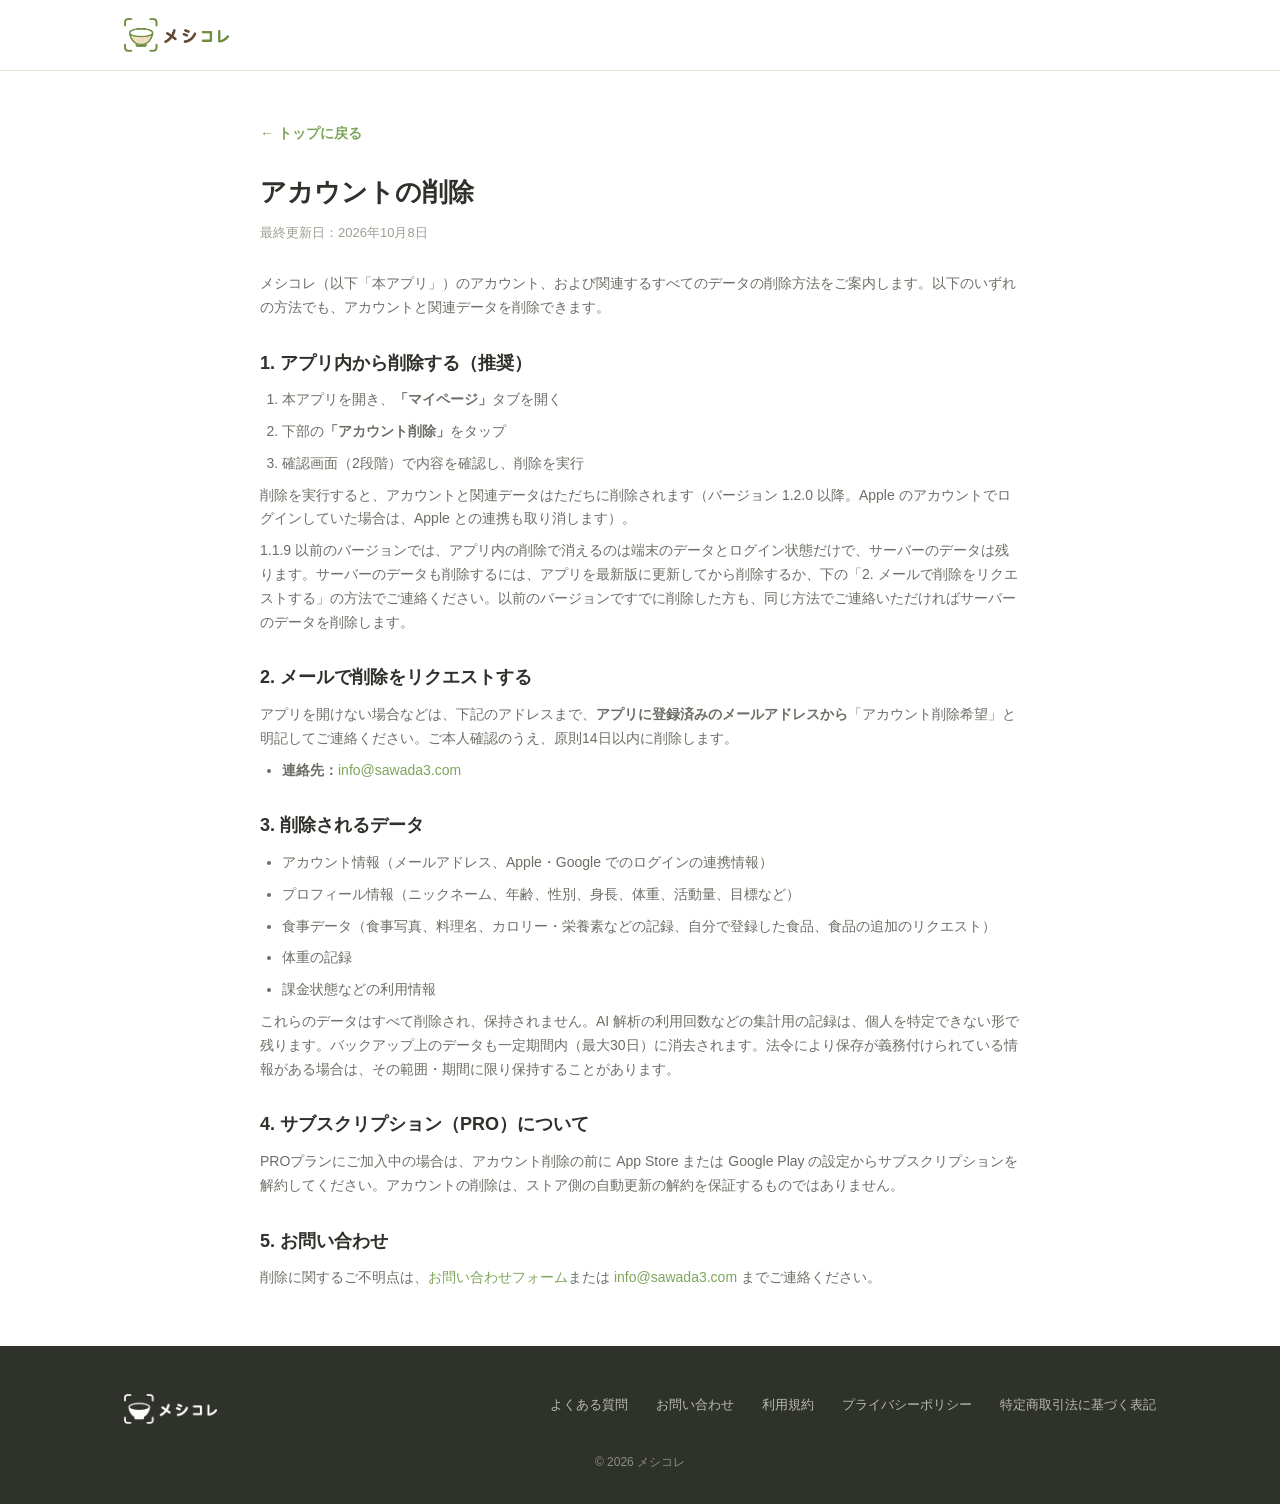
<file: account-deletion.html>
<!doctype html>
<html lang="ja">
<head>
<meta charset="utf-8">
<meta name="viewport" content="width=device-width,initial-scale=1">
<title>アカウントの削除｜メシコレ</title>
<link rel="icon" href="assets/favicon.png">
<link rel="stylesheet" href="style.css">
</head>
<body>
<header><div class="wrap nav"><a class="brand" href="/"><img src="assets/logo.png" alt="メシコレ"></a></div></header>
<div class="wrap">
  <div class="doc">
    <a class="back" href="/">← トップに戻る</a>
    <h1>アカウントの削除</h1>
    <p class="updated">最終更新日：2026年10月8日</p>

    <p>メシコレ（以下「本アプリ」）のアカウント、および関連するすべてのデータの削除方法をご案内します。以下のいずれの方法でも、アカウントと関連データを削除できます。</p>

    <h2>1. アプリ内から削除する（推奨）</h2>
    <ol>
      <li>本アプリを開き、<b>「マイページ」</b>タブを開く</li>
      <li>下部の<b>「アカウント削除」</b>をタップ</li>
      <li>確認画面（2段階）で内容を確認し、削除を実行</li>
    </ol>
    <p>削除を実行すると、アカウントと関連データはただちに削除されます（バージョン 1.2.0 以降。Apple のアカウントでログインしていた場合は、Apple との連携も取り消します）。</p>
    <p>1.1.9 以前のバージョンでは、アプリ内の削除で消えるのは端末のデータとログイン状態だけで、サーバーのデータは残ります。サーバーのデータも削除するには、アプリを最新版に更新してから削除するか、下の「2. メールで削除をリクエストする」の方法でご連絡ください。以前のバージョンですでに削除した方も、同じ方法でご連絡いただければサーバーのデータを削除します。</p>

    <h2>2. メールで削除をリクエストする</h2>
    <p>アプリを開けない場合などは、下記のアドレスまで、<b>アプリに登録済みのメールアドレスから</b>「アカウント削除希望」と明記してご連絡ください。ご本人確認のうえ、原則14日以内に削除します。</p>
    <ul>
      <li><b>連絡先：</b><a href="mailto:info@sawada3.com" style="color:var(--green)">info@sawada3.com</a></li>
    </ul>

    <h2>3. 削除されるデータ</h2>
    <ul>
      <li>アカウント情報（メールアドレス、Apple・Google でのログインの連携情報）</li>
      <li>プロフィール情報（ニックネーム、年齢、性別、身長、体重、活動量、目標など）</li>
      <li>食事データ（食事写真、料理名、カロリー・栄養素などの記録、自分で登録した食品、食品の追加のリクエスト）</li>
      <li>体重の記録</li>
      <li>課金状態などの利用情報</li>
    </ul>
    <p>これらのデータはすべて削除され、保持されません。AI 解析の利用回数などの集計用の記録は、個人を特定できない形で残ります。バックアップ上のデータも一定期間内（最大30日）に消去されます。法令により保存が義務付けられている情報がある場合は、その範囲・期間に限り保持することがあります。</p>

    <h2>4. サブスクリプション（PRO）について</h2>
    <p>PROプランにご加入中の場合は、アカウント削除の前に App Store または Google Play の設定からサブスクリプションを解約してください。アカウントの削除は、ストア側の自動更新の解約を保証するものではありません。</p>

    <h2>5. お問い合わせ</h2>
    <p>削除に関するご不明点は、<a href="contact.html" style="color:var(--green)">お問い合わせフォーム</a>または <a href="mailto:info@sawada3.com" style="color:var(--green)">info@sawada3.com</a> までご連絡ください。</p>
  </div>
</div>
<footer>
  <div class="wrap">
    <div class="foot">
      <a class="brand" href="index.html"><img src="assets/logo.png" alt="メシコレ" style="height:30px;filter:brightness(0) invert(1)"></a>
      <nav class="foot-links">
        <a href="index.html#faq">よくある質問</a>
        <a href="contact.html">お問い合わせ</a>
        <a href="terms.html">利用規約</a>
        <a href="privacy.html">プライバシーポリシー</a>
        <a href="legal.html">特定商取引法に基づく表記</a>
      </nav>
    </div>
    <div class="copyright">© 2026 メシコレ</div>
  </div>
</footer>
</body>
</html>
</file>
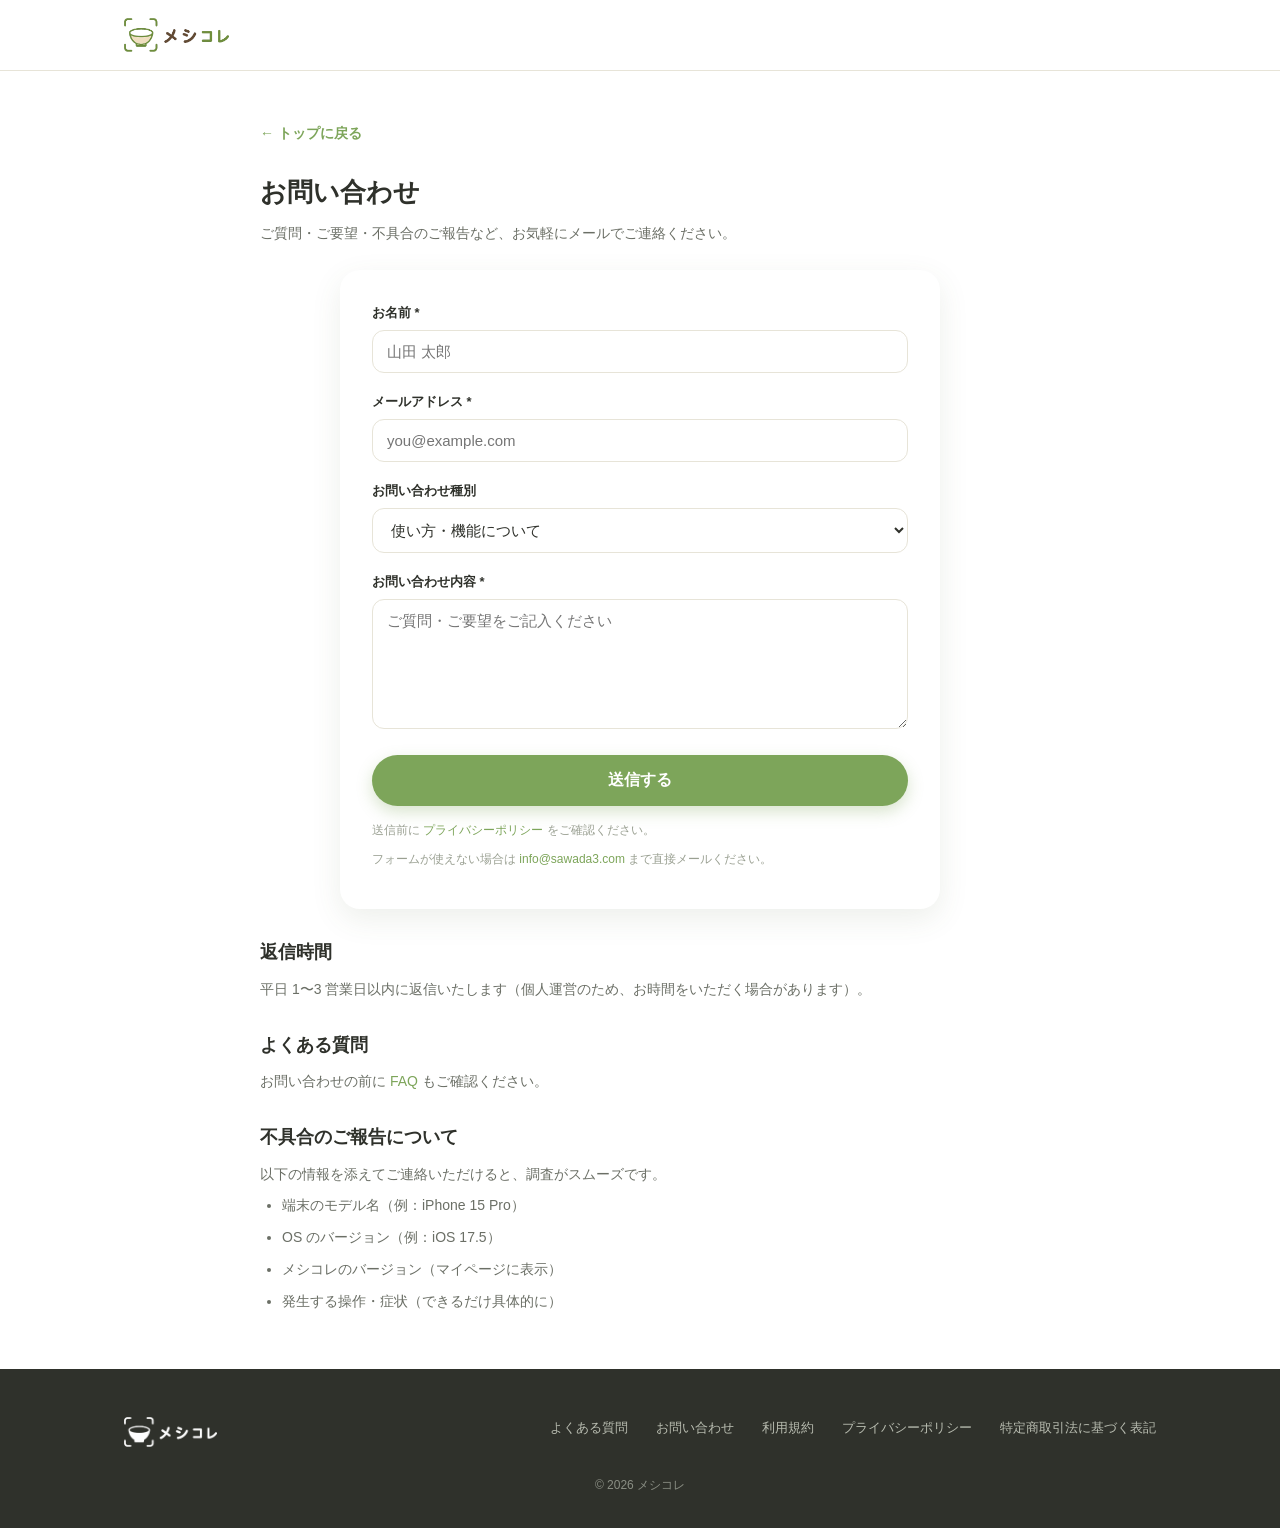
<file: contact.html>
<!doctype html>
<html lang="ja">
<head>
<meta charset="utf-8">
<meta name="viewport" content="width=device-width,initial-scale=1">
<title>お問い合わせ｜メシコレ</title>
<link rel="icon" href="assets/favicon.png">
<link rel="stylesheet" href="style.css">
</head>
<body>
<header><div class="wrap nav"><a class="brand" href="/"><img src="assets/logo.png" alt="メシコレ"></a></div></header>
<div class="wrap">
  <div class="doc">
    <a class="back" href="/">← トップに戻る</a>
    <h1>お問い合わせ</h1>
    <p>ご質問・ご要望・不具合のご報告など、お気軽にメールでご連絡ください。</p>
    <div id="thanks" style="display:none;background:var(--green-soft);border:1px solid #BFD89B;border-radius:12px;padding:16px;margin-top:16px;color:var(--green-dark);font-weight:700">送信ありがとうございました！3営業日以内に返信いたします。</div>

    <form class="contact-form" action="https://api.web3forms.com/submit" method="POST" style="margin-top:24px">
      <input type="hidden" name="access_key" value="e9b803f5-a42f-44d6-a55b-deeac9b7dcb5">
      <input type="hidden" name="subject" value="【メシコレ】お問い合わせ">
      <input type="hidden" name="from_name" value="メシコレ お問い合わせ">
      <input type="hidden" name="redirect" value="https://meshikore.com/contact.html?sent=1">
      <input type="checkbox" name="botcheck" style="display:none">
      <div class="field"><label for="name">お名前 *</label><input id="name" name="name" type="text" required placeholder="山田 太郎"></div>
      <div class="field"><label for="email">メールアドレス *</label><input id="email" name="email" type="email" required placeholder="you@example.com"></div>
      <div class="field">
        <label for="type">お問い合わせ種別</label>
        <select id="type" name="type">
          <option>使い方・機能について</option>
          <option>不具合の報告</option>
          <option>ご要望・改善提案</option>
          <option>その他</option>
        </select>
      </div>
      <div class="field"><label for="message">お問い合わせ内容 *</label><textarea id="message" name="message" required placeholder="ご質問・ご要望をご記入ください"></textarea></div>
      <button class="btn btn-primary" type="submit">送信する</button>
      <p style="font-size:12px;color:var(--light);margin-top:14px">送信前に <a href="privacy.html" style="color:var(--green)">プライバシーポリシー</a> をご確認ください。</p>
      <p style="font-size:12px;color:var(--light)">フォームが使えない場合は <a href="mailto:info@sawada3.com?subject=【メシコレ】お問い合わせ" style="color:var(--green)">info@sawada3.com</a> まで直接メールください。</p>
    </form>

    <h2>返信時間</h2>
    <p>平日 1〜3 営業日以内に返信いたします（個人運営のため、お時間をいただく場合があります）。</p>

    <h2>よくある質問</h2>
    <p>お問い合わせの前に <a href="index.html#faq" style="color:var(--green)">FAQ</a> もご確認ください。</p>

    <h2>不具合のご報告について</h2>
    <p>以下の情報を添えてご連絡いただけると、調査がスムーズです。</p>
    <ul>
      <li>端末のモデル名（例：iPhone 15 Pro）</li>
      <li>OS のバージョン（例：iOS 17.5）</li>
      <li>メシコレのバージョン（マイページに表示）</li>
      <li>発生する操作・症状（できるだけ具体的に）</li>
    </ul>
  </div>
</div>
<footer>
  <div class="wrap">
    <div class="foot">
      <a class="brand" href="index.html"><img src="assets/logo.png" alt="メシコレ" style="height:30px;filter:brightness(0) invert(1)"></a>
      <nav class="foot-links">
        <a href="index.html#faq">よくある質問</a>
        <a href="contact.html">お問い合わせ</a>
        <a href="terms.html">利用規約</a>
        <a href="privacy.html">プライバシーポリシー</a>
        <a href="legal.html">特定商取引法に基づく表記</a>
      </nav>
    </div>
    <div class="copyright">© 2026 メシコレ</div>
  </div>
</footer>
<script>
  if (new URLSearchParams(location.search).get('sent') === '1') {
    var t = document.getElementById('thanks'); if (t) { t.style.display = 'block'; t.scrollIntoView({behavior:'smooth'}); }
  }
</script>
</body>
</html>
</file>
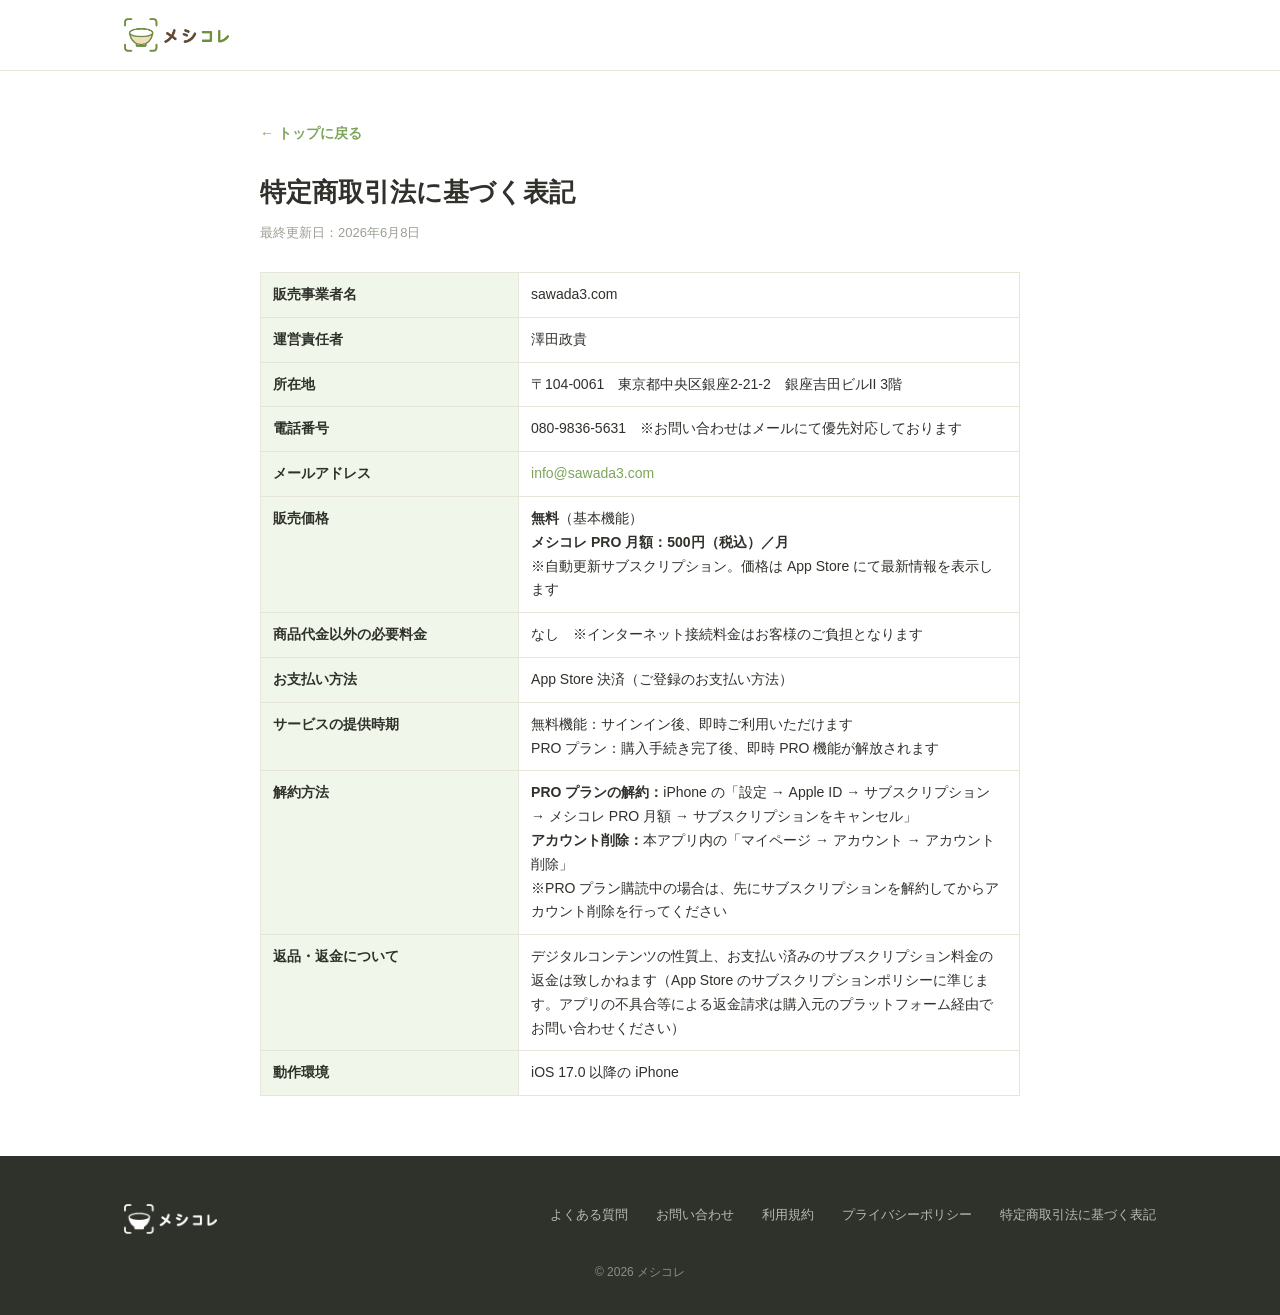
<file: legal.html>
<!doctype html>
<html lang="ja">
<head>
<meta charset="utf-8">
<meta name="viewport" content="width=device-width,initial-scale=1">
<title>特定商取引法に基づく表記｜メシコレ</title>
<link rel="icon" href="assets/favicon.png">
<link rel="stylesheet" href="style.css">
</head>
<body>
<header><div class="wrap nav"><a class="brand" href="/"><img src="assets/logo.png" alt="メシコレ"></a></div></header>
<div class="wrap">
  <div class="doc">
    <a class="back" href="/">← トップに戻る</a>
    <h1>特定商取引法に基づく表記</h1>
    <p class="updated">最終更新日：2026年6月8日</p>

    <table>
      <tr><th>販売事業者名</th><td>sawada3.com</td></tr>
      <tr><th>運営責任者</th><td>澤田政貴</td></tr>
      <tr><th>所在地</th><td>〒104-0061　東京都中央区銀座2-21-2　銀座吉田ビルII 3階</td></tr>
      <tr><th>電話番号</th><td>080-9836-5631　※お問い合わせはメールにて優先対応しております</td></tr>
      <tr><th>メールアドレス</th><td><a href="mailto:info@sawada3.com" style="color:var(--green)">info@sawada3.com</a></td></tr>
      <tr><th>販売価格</th><td><b>無料</b>（基本機能）<br><b>メシコレ PRO 月額：500円（税込）／月</b><br>※自動更新サブスクリプション。価格は App Store にて最新情報を表示します</td></tr>
      <tr><th>商品代金以外の必要料金</th><td>なし　※インターネット接続料金はお客様のご負担となります</td></tr>
      <tr><th>お支払い方法</th><td>App Store 決済（ご登録のお支払い方法）</td></tr>
      <tr><th>サービスの提供時期</th><td>無料機能：サインイン後、即時ご利用いただけます<br>PRO プラン：購入手続き完了後、即時 PRO 機能が解放されます</td></tr>
      <tr><th>解約方法</th><td><b>PRO プランの解約：</b>iPhone の「設定 → Apple ID → サブスクリプション → メシコレ PRO 月額 → サブスクリプションをキャンセル」<br><b>アカウント削除：</b>本アプリ内の「マイページ → アカウント → アカウント削除」<br>※PRO プラン購読中の場合は、先にサブスクリプションを解約してからアカウント削除を行ってください</td></tr>
      <tr><th>返品・返金について</th><td>デジタルコンテンツの性質上、お支払い済みのサブスクリプション料金の返金は致しかねます（App Store のサブスクリプションポリシーに準じます。アプリの不具合等による返金請求は購入元のプラットフォーム経由でお問い合わせください）</td></tr>
      <tr><th>動作環境</th><td>iOS 17.0 以降の iPhone</td></tr>
    </table>
  </div>
</div>
<footer>
  <div class="wrap">
    <div class="foot">
      <a class="brand" href="index.html"><img src="assets/logo.png" alt="メシコレ" style="height:30px;filter:brightness(0) invert(1)"></a>
      <nav class="foot-links">
        <a href="index.html#faq">よくある質問</a>
        <a href="contact.html">お問い合わせ</a>
        <a href="terms.html">利用規約</a>
        <a href="privacy.html">プライバシーポリシー</a>
        <a href="legal.html">特定商取引法に基づく表記</a>
      </nav>
    </div>
    <div class="copyright">© 2026 メシコレ</div>
  </div>
</footer>
</body>
</html>
</file>
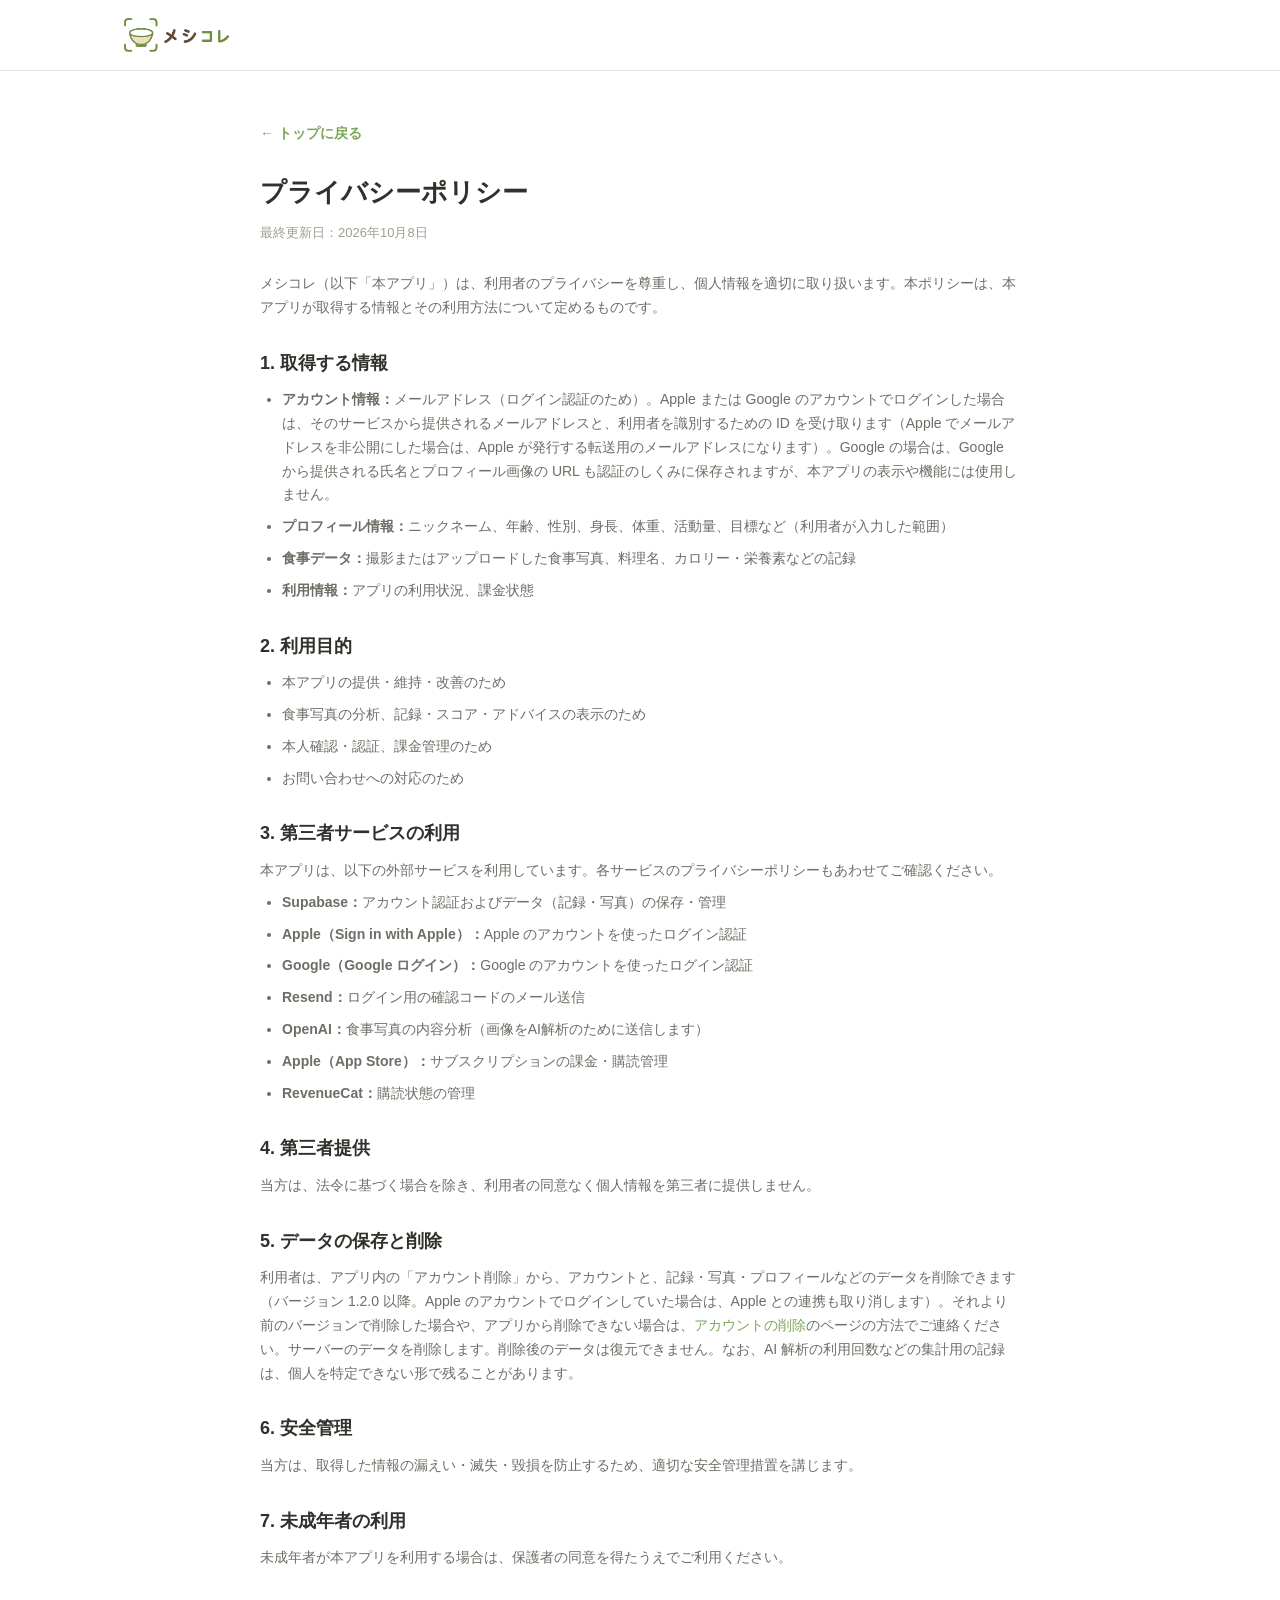
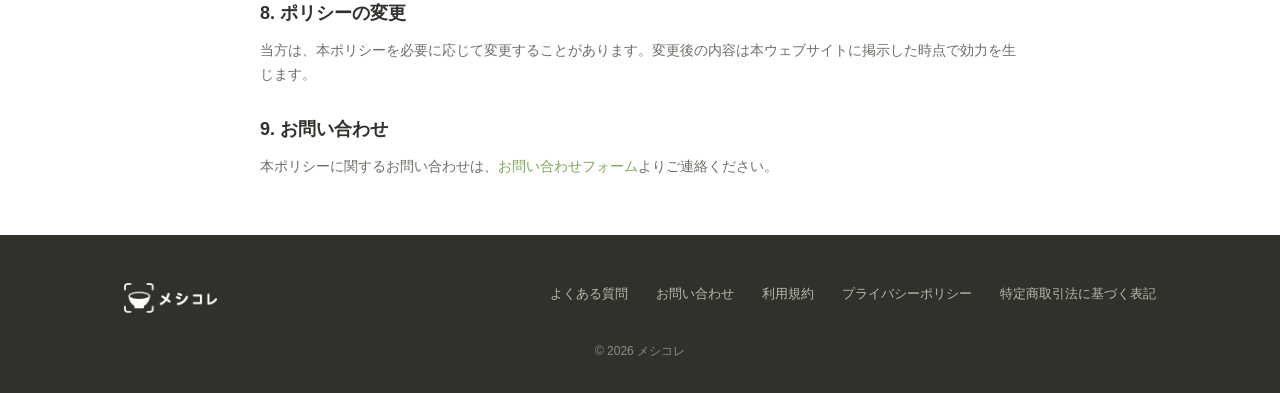
<file: privacy.html>
<!doctype html>
<html lang="ja">
<head>
<meta charset="utf-8">
<meta name="viewport" content="width=device-width,initial-scale=1">
<title>プライバシーポリシー｜メシコレ</title>
<link rel="icon" href="assets/favicon.png">
<link rel="stylesheet" href="style.css">
</head>
<body>
<header><div class="wrap nav"><a class="brand" href="/"><img src="assets/logo.png" alt="メシコレ"></a></div></header>
<div class="wrap">
  <div class="doc">
    <a class="back" href="/">← トップに戻る</a>
    <h1>プライバシーポリシー</h1>
    <p class="updated">最終更新日：2026年10月8日</p>

    <p>メシコレ（以下「本アプリ」）は、利用者のプライバシーを尊重し、個人情報を適切に取り扱います。本ポリシーは、本アプリが取得する情報とその利用方法について定めるものです。</p>

    <h2>1. 取得する情報</h2>
    <ul>
      <li><b>アカウント情報：</b>メールアドレス（ログイン認証のため）。Apple または Google のアカウントでログインした場合は、そのサービスから提供されるメールアドレスと、利用者を識別するための ID を受け取ります（Apple でメールアドレスを非公開にした場合は、Apple が発行する転送用のメールアドレスになります）。Google の場合は、Google から提供される氏名とプロフィール画像の URL も認証のしくみに保存されますが、本アプリの表示や機能には使用しません。</li>
      <li><b>プロフィール情報：</b>ニックネーム、年齢、性別、身長、体重、活動量、目標など（利用者が入力した範囲）</li>
      <li><b>食事データ：</b>撮影またはアップロードした食事写真、料理名、カロリー・栄養素などの記録</li>
      <li><b>利用情報：</b>アプリの利用状況、課金状態</li>
    </ul>

    <h2>2. 利用目的</h2>
    <ul>
      <li>本アプリの提供・維持・改善のため</li>
      <li>食事写真の分析、記録・スコア・アドバイスの表示のため</li>
      <li>本人確認・認証、課金管理のため</li>
      <li>お問い合わせへの対応のため</li>
    </ul>

    <h2>3. 第三者サービスの利用</h2>
    <p>本アプリは、以下の外部サービスを利用しています。各サービスのプライバシーポリシーもあわせてご確認ください。</p>
    <ul>
      <li><b>Supabase：</b>アカウント認証およびデータ（記録・写真）の保存・管理</li>
      <li><b>Apple（Sign in with Apple）：</b>Apple のアカウントを使ったログイン認証</li>
      <li><b>Google（Google ログイン）：</b>Google のアカウントを使ったログイン認証</li>
      <li><b>Resend：</b>ログイン用の確認コードのメール送信</li>
      <li><b>OpenAI：</b>食事写真の内容分析（画像をAI解析のために送信します）</li>
      <li><b>Apple（App Store）：</b>サブスクリプションの課金・購読管理</li>
      <li><b>RevenueCat：</b>購読状態の管理</li>
    </ul>

    <h2>4. 第三者提供</h2>
    <p>当方は、法令に基づく場合を除き、利用者の同意なく個人情報を第三者に提供しません。</p>

    <h2>5. データの保存と削除</h2>
    <p>利用者は、アプリ内の「アカウント削除」から、アカウントと、記録・写真・プロフィールなどのデータを削除できます（バージョン 1.2.0 以降。Apple のアカウントでログインしていた場合は、Apple との連携も取り消します）。それより前のバージョンで削除した場合や、アプリから削除できない場合は、<a href="account-deletion.html" style="color:var(--green)">アカウントの削除</a>のページの方法でご連絡ください。サーバーのデータを削除します。削除後のデータは復元できません。なお、AI 解析の利用回数などの集計用の記録は、個人を特定できない形で残ることがあります。</p>

    <h2>6. 安全管理</h2>
    <p>当方は、取得した情報の漏えい・滅失・毀損を防止するため、適切な安全管理措置を講じます。</p>

    <h2>7. 未成年者の利用</h2>
    <p>未成年者が本アプリを利用する場合は、保護者の同意を得たうえでご利用ください。</p>

    <h2>8. ポリシーの変更</h2>
    <p>当方は、本ポリシーを必要に応じて変更することがあります。変更後の内容は本ウェブサイトに掲示した時点で効力を生じます。</p>

    <h2>9. お問い合わせ</h2>
    <p>本ポリシーに関するお問い合わせは、<a href="contact.html" style="color:var(--green)">お問い合わせフォーム</a>よりご連絡ください。</p>
  </div>
</div>
<footer>
  <div class="wrap">
    <div class="foot">
      <a class="brand" href="index.html"><img src="assets/logo.png" alt="メシコレ" style="height:30px;filter:brightness(0) invert(1)"></a>
      <nav class="foot-links">
        <a href="index.html#faq">よくある質問</a>
        <a href="contact.html">お問い合わせ</a>
        <a href="terms.html">利用規約</a>
        <a href="privacy.html">プライバシーポリシー</a>
        <a href="legal.html">特定商取引法に基づく表記</a>
      </nav>
    </div>
    <div class="copyright">© 2026 メシコレ</div>
  </div>
</footer>
</body>
</html>
</file>
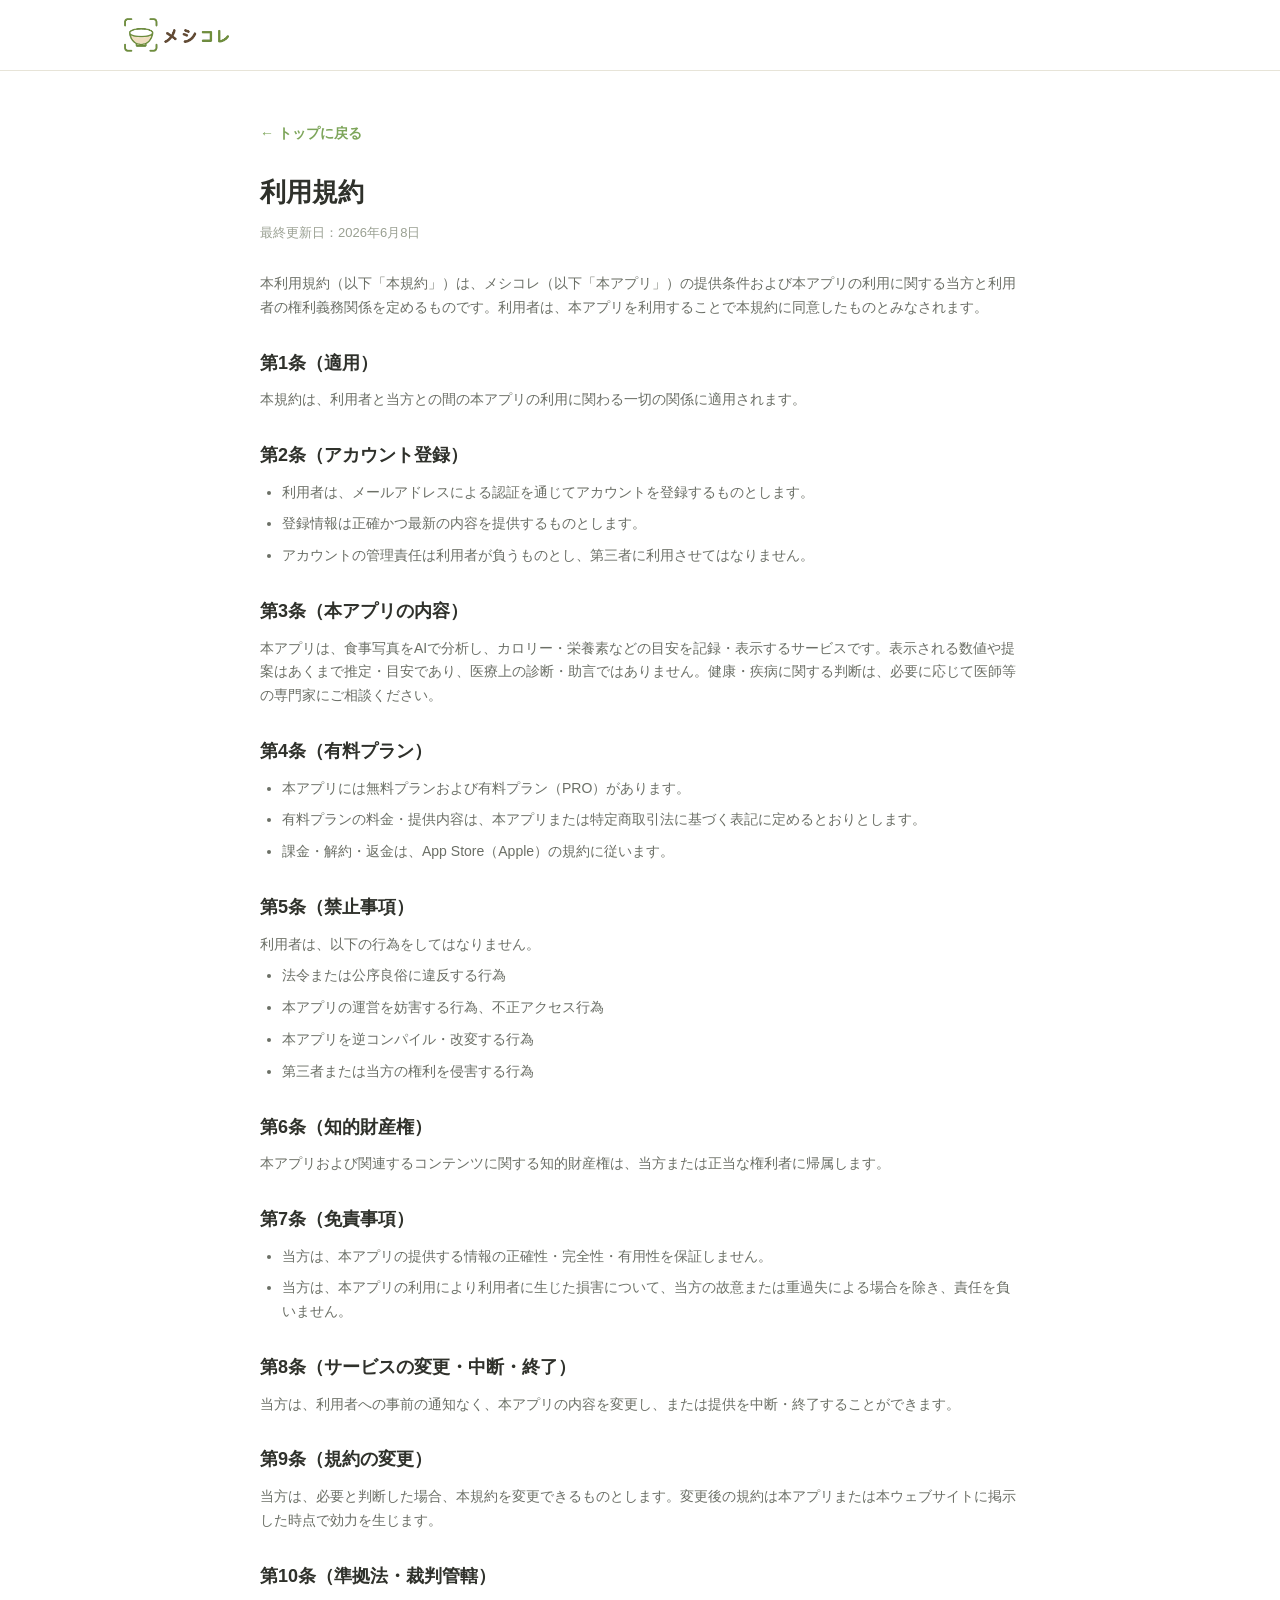
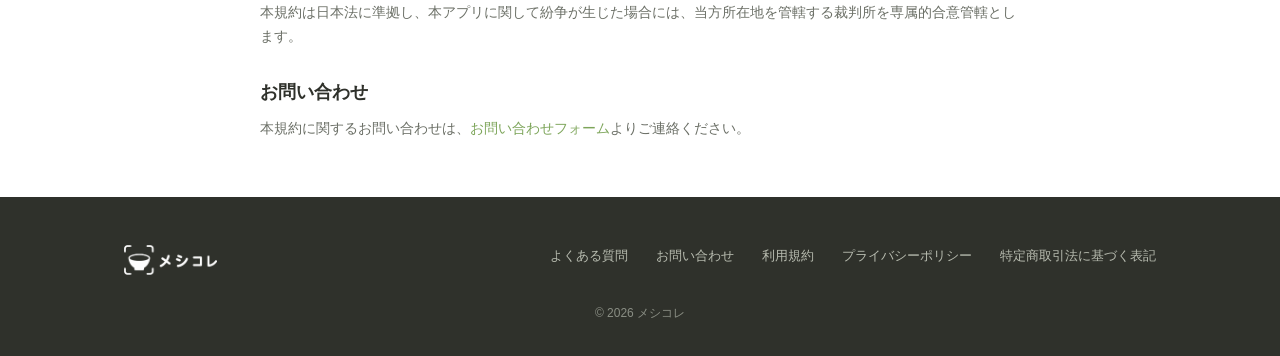
<file: terms.html>
<!doctype html>
<html lang="ja">
<head>
<meta charset="utf-8">
<meta name="viewport" content="width=device-width,initial-scale=1">
<title>利用規約｜メシコレ</title>
<link rel="icon" href="assets/favicon.png">
<link rel="stylesheet" href="style.css">
</head>
<body>
<header><div class="wrap nav"><a class="brand" href="/"><img src="assets/logo.png" alt="メシコレ"></a></div></header>
<div class="wrap">
  <div class="doc">
    <a class="back" href="/">← トップに戻る</a>
    <h1>利用規約</h1>
    <p class="updated">最終更新日：2026年6月8日</p>

    <p>本利用規約（以下「本規約」）は、メシコレ（以下「本アプリ」）の提供条件および本アプリの利用に関する当方と利用者の権利義務関係を定めるものです。利用者は、本アプリを利用することで本規約に同意したものとみなされます。</p>

    <h2>第1条（適用）</h2>
    <p>本規約は、利用者と当方との間の本アプリの利用に関わる一切の関係に適用されます。</p>

    <h2>第2条（アカウント登録）</h2>
    <ul>
      <li>利用者は、メールアドレスによる認証を通じてアカウントを登録するものとします。</li>
      <li>登録情報は正確かつ最新の内容を提供するものとします。</li>
      <li>アカウントの管理責任は利用者が負うものとし、第三者に利用させてはなりません。</li>
    </ul>

    <h2>第3条（本アプリの内容）</h2>
    <p>本アプリは、食事写真をAIで分析し、カロリー・栄養素などの目安を記録・表示するサービスです。表示される数値や提案はあくまで推定・目安であり、医療上の診断・助言ではありません。健康・疾病に関する判断は、必要に応じて医師等の専門家にご相談ください。</p>

    <h2>第4条（有料プラン）</h2>
    <ul>
      <li>本アプリには無料プランおよび有料プラン（PRO）があります。</li>
      <li>有料プランの料金・提供内容は、本アプリまたは特定商取引法に基づく表記に定めるとおりとします。</li>
      <li>課金・解約・返金は、App Store（Apple）の規約に従います。</li>
    </ul>

    <h2>第5条（禁止事項）</h2>
    <p>利用者は、以下の行為をしてはなりません。</p>
    <ul>
      <li>法令または公序良俗に違反する行為</li>
      <li>本アプリの運営を妨害する行為、不正アクセス行為</li>
      <li>本アプリを逆コンパイル・改変する行為</li>
      <li>第三者または当方の権利を侵害する行為</li>
    </ul>

    <h2>第6条（知的財産権）</h2>
    <p>本アプリおよび関連するコンテンツに関する知的財産権は、当方または正当な権利者に帰属します。</p>

    <h2>第7条（免責事項）</h2>
    <ul>
      <li>当方は、本アプリの提供する情報の正確性・完全性・有用性を保証しません。</li>
      <li>当方は、本アプリの利用により利用者に生じた損害について、当方の故意または重過失による場合を除き、責任を負いません。</li>
    </ul>

    <h2>第8条（サービスの変更・中断・終了）</h2>
    <p>当方は、利用者への事前の通知なく、本アプリの内容を変更し、または提供を中断・終了することができます。</p>

    <h2>第9条（規約の変更）</h2>
    <p>当方は、必要と判断した場合、本規約を変更できるものとします。変更後の規約は本アプリまたは本ウェブサイトに掲示した時点で効力を生じます。</p>

    <h2>第10条（準拠法・裁判管轄）</h2>
    <p>本規約は日本法に準拠し、本アプリに関して紛争が生じた場合には、当方所在地を管轄する裁判所を専属的合意管轄とします。</p>

    <h2>お問い合わせ</h2>
    <p>本規約に関するお問い合わせは、<a href="contact.html" style="color:var(--green)">お問い合わせフォーム</a>よりご連絡ください。</p>
  </div>
</div>
<footer>
  <div class="wrap">
    <div class="foot">
      <a class="brand" href="index.html"><img src="assets/logo.png" alt="メシコレ" style="height:30px;filter:brightness(0) invert(1)"></a>
      <nav class="foot-links">
        <a href="index.html#faq">よくある質問</a>
        <a href="contact.html">お問い合わせ</a>
        <a href="terms.html">利用規約</a>
        <a href="privacy.html">プライバシーポリシー</a>
        <a href="legal.html">特定商取引法に基づく表記</a>
      </nav>
    </div>
    <div class="copyright">© 2026 メシコレ</div>
  </div>
</footer>
</body>
</html>
</file>
<file: style.css>
:root{
  --bg:#FFFFFF; --green:#7DA55A; --green-dark:#6B9249; --green-pale:#EAF3DC; --green-soft:#F1F6EA;
  --orange:#EF8B3C; --orange-dark:#E07A28; --orange-soft:#FEF8F2;
  --text:#2F312B; --sub:#6B6F66; --light:#9AA092; --border:#E7E4D8; --card:#FFFFFF; --hill:#E3EFD0;
  --radius:18px; --shadow:0 10px 30px rgba(80,100,60,.10);
}
*{box-sizing:border-box;margin:0;padding:0}
html{scroll-behavior:smooth}
body{font-family:-apple-system,"Hiragino Kaku Gothic ProN","Noto Sans JP",sans-serif;color:var(--text);background:var(--bg);line-height:1.7;-webkit-font-smoothing:antialiased}
img{max-width:100%;display:block}
a{color:inherit;text-decoration:none}
.wrap{max-width:1080px;margin:0 auto;padding:0 24px}

/* header */
header{position:sticky;top:0;z-index:50;background:rgba(255,255,255,.92);backdrop-filter:blur(8px);border-bottom:1px solid var(--border)}
.nav{display:flex;align-items:center;justify-content:space-between;height:70px}
.brand{display:flex;align-items:center;gap:8px;font-weight:800;font-size:22px;color:var(--green)}
.brand img{height:34px;width:auto}
.menu{display:flex;align-items:center;gap:28px}
.menu a{font-size:14px;font-weight:600;color:var(--text)}
.menu a:hover{color:var(--green)}
.btn{display:inline-flex;align-items:center;justify-content:center;gap:6px;border-radius:999px;font-weight:700;cursor:pointer;border:none}
.btn-primary{background:var(--green);color:#fff;padding:12px 22px;font-size:14px;box-shadow:0 6px 16px rgba(125,165,90,.3)}
.menu a.btn-primary,.nav a.btn-primary{color:#fff}
.btn-primary:hover{background:var(--green-dark)}
.nav .btn-primary{background:var(--orange);box-shadow:0 6px 16px rgba(239,139,60,.3)}
.nav .btn-primary:hover{background:var(--orange-dark)}
.nav-toggle{display:none}
.mobile-cta{display:none}

/* section */
section{padding:40px 0}
.section-title{text-align:center;font-size:28px;font-weight:800;margin-bottom:48px}

/* hero (new) */
.hero2{position:relative;overflow:hidden;padding:0 0 56px;background:linear-gradient(180deg,#fff 0%,var(--bg) 100%)}
.hero2-top{display:grid;grid-template-columns:1.25fr .85fr;gap:20px;align-items:center}
.hero2-copy{text-align:center}
.tagpill{display:block;width:fit-content;background:var(--green);color:#fff;font-size:14px;font-weight:700;padding:7px 18px;border-radius:999px;margin:0 auto 18px}
.hero2 h1{font-size:34px;line-height:1.32;font-weight:800;letter-spacing:.01em}
.hero2 h1 .big{font-size:44px;line-height:1.25;display:inline-block;margin-top:4px}
.hero2 h1 .o{color:var(--orange);white-space:nowrap}
.hero2 h1 .g{color:var(--green)}
.hero2-lead{margin-top:18px;font-size:16px;color:var(--text);font-weight:500}
.hero2-mascot{position:relative;display:flex;justify-content:center;align-items:flex-end}
.hero2-mascot img{width:320px;max-width:100%}
.greet{position:absolute;top:-6px;right:0;background:#fff;border:1px solid var(--border);color:var(--text);font-size:13px;font-weight:700;line-height:1.5;text-align:center;padding:10px 14px;border-radius:14px;box-shadow:var(--shadow)}
.greet b{color:var(--orange)}
.sp-br{display:none}
.sp-mv{display:none}
/* ファーストビューは画像（PC=pc-mv / SP=sp-mv）。HTMLのテキスト/めし丸/ピルは非表示 */
.pc-mv{display:block;width:100%;height:auto}
.hero2 .tagpill,.hero2-top,.hero2 .pills{display:none}
.pills{display:grid;grid-template-columns:repeat(3,1fr);gap:14px;margin-top:30px}
.pill{display:flex;align-items:center;gap:12px;background:var(--orange-soft);border-radius:16px;padding:14px 18px}
.pill-ic{flex:none;width:54px;height:54px;display:flex;align-items:center;justify-content:center}
.pill-ic img{width:54px;height:54px;object-fit:contain}
.pill p{font-size:14px;font-weight:700;line-height:1.45}

/* device mocks */
.mocks{padding:8px 0 64px;background:var(--bg)}
.mock-track{display:flex;justify-content:center;align-items:flex-start;gap:22px}
.mockfig{flex:0 0 auto;width:30%;max-width:300px;display:flex;flex-direction:column;align-items:center}
.mocklabel{position:relative;display:inline-block;background:var(--green);color:#fff;font-weight:800;font-size:15px;letter-spacing:.02em;padding:8px 22px;border-radius:999px;margin-bottom:18px;box-shadow:0 6px 14px rgba(125,165,90,.28)}
.mocklabel::after{content:"";position:absolute;left:50%;bottom:-6px;transform:translateX(-50%);width:0;height:0;border-left:7px solid transparent;border-right:7px solid transparent;border-top:7px solid var(--green)}
.mockfig img{width:100%;height:auto;filter:drop-shadow(0 16px 32px rgba(60,80,40,.16))}
.dots{display:none;justify-content:center;gap:8px;margin-top:18px}
.dot{width:8px;height:8px;border-radius:50%;background:var(--border);transition:background .2s}
.dot.is-on{background:var(--green)}

/* 3 steps (new) */
.howto2{background:#fff}
.howto2-title{text-align:center;font-size:26px;font-weight:800;margin-bottom:40px}
.howto2-title .leaf{font-size:20px;opacity:.8}
.steps2{display:flex;align-items:stretch;justify-content:center;gap:8px}
.step2{flex:1;max-width:240px;text-align:center;background:var(--green-soft);border-radius:18px;padding:22px 16px}
.step2-head{display:flex;align-items:center;justify-content:center;gap:8px;margin-bottom:14px;min-height:48px}
.step2-num{flex:none;width:30px;height:30px;border-radius:50%;background:var(--green);color:#fff;font-size:15px;font-weight:800;display:flex;align-items:center;justify-content:center}
.step2-head b{font-size:17px;font-weight:800;text-align:left;line-height:1.3}
.step2-ill{height:120px;display:flex;align-items:center;justify-content:center;margin-bottom:14px}
.step2-ill img{max-height:118px;width:auto;object-fit:contain}
.step2 p{font-size:14px;color:var(--sub);font-weight:600;line-height:1.5}
.arrow2{align-self:center;color:var(--green);font-size:26px;font-weight:700;padding-top:30px}

/* cta (new) */
.cta2{background:#fff;padding-top:24px}
.checks{max-width:560px;margin:0 auto 32px;display:flex;flex-direction:column;gap:14px;list-style:none}
.checks li{display:flex;align-items:center;gap:12px;font-size:16px;font-weight:700;background:var(--card);border-radius:14px;padding:14px 20px;box-shadow:var(--shadow)}
.checks li::before{content:"";flex:none;width:24px;height:24px;border-radius:50%;background:var(--green) url("data:image/svg+xml;utf8,<svg xmlns='http://www.w3.org/2000/svg' viewBox='0 0 24 24' fill='none' stroke='white' stroke-width='3' stroke-linecap='round' stroke-linejoin='round'><path d='M5 12l5 5L20 6'/></svg>") center/15px no-repeat}
.cta2-box{text-align:center;max-width:560px;margin:0 auto}
.cta2-lead{font-size:20px;font-weight:800;margin-bottom:18px}
.btn-cta{display:block;background:var(--orange);color:#fff;font-size:22px;font-weight:800;text-align:center;padding:18px;border-radius:16px;box-shadow:0 10px 24px rgba(239,139,60,.35)}
.btn-cta:hover{background:var(--orange-dark)}
.cta2-note{margin-top:14px;font-size:13px;color:var(--sub)}

/* faq */
.faq{background:#fff}
.faq-list{max-width:760px;margin:0 auto;display:flex;flex-direction:column;gap:12px}
.faq-item{background:var(--card);border-radius:14px;box-shadow:var(--shadow);overflow:hidden}
.faq-q{display:flex;justify-content:space-between;align-items:center;gap:12px;padding:18px 20px;font-weight:700;font-size:15px;cursor:pointer}
.faq-q::after{content:"+";color:var(--green);font-size:22px;font-weight:700}
.faq-item.open .faq-q::after{content:"–"}
.faq-a{max-height:0;overflow:hidden;transition:max-height .3s ease;color:var(--sub);font-size:14px;padding:0 20px}
.faq-item.open .faq-a{max-height:300px;padding:0 20px 18px}

/* cta */
.cta{position:relative;overflow:hidden;background:linear-gradient(180deg,var(--bg),var(--green-soft))}
.cta .wrap{position:relative;z-index:2;display:grid;grid-template-columns:1.2fr 1fr;gap:24px;align-items:center}
.cta h2{font-size:26px;font-weight:800;line-height:1.4}
.cta p{margin-top:12px;color:var(--sub);font-size:15px}
.cta .badges{margin-top:22px}
.cta-visual{position:relative;display:flex;justify-content:center}
.cta-mascot{width:200px}
.speech{position:absolute;top:10px;right:0;background:var(--green-pale);color:var(--green-dark);font-weight:700;font-size:13px;padding:10px 16px;border-radius:16px 16px 16px 4px}

/* contact */
.contact-form{max-width:600px;margin:0 auto;background:var(--card);border-radius:20px;padding:32px;box-shadow:var(--shadow)}
.field{margin-bottom:18px}
.field label{display:block;font-size:13px;font-weight:700;margin-bottom:6px}
.field input,.field textarea,.field select{width:100%;border:1px solid var(--border);border-radius:12px;padding:12px 14px;font-size:15px;font-family:inherit;background:#fff;color:var(--text)}
.field textarea{min-height:130px;resize:vertical}
.contact-form .btn-primary{width:100%;padding:15px;font-size:16px}

/* footer */
footer{background:#2F312B;color:#d9dcd3;padding:48px 0 32px}
.foot{display:flex;justify-content:space-between;flex-wrap:wrap;gap:24px}
.foot .brand{color:#fff}
.foot-links{display:flex;flex-wrap:wrap;gap:18px 28px}
.foot-links a{font-size:13px;color:#b8bcb0}
.foot-links a:hover{color:#fff}
.copyright{margin-top:28px;font-size:12px;color:#8a8e84;text-align:center}

/* legal pages */
.doc{max-width:760px;margin:0 auto;padding:48px 0}
.doc h1{font-size:26px;font-weight:800;margin-bottom:8px}
.doc .updated{color:var(--light);font-size:13px;margin-bottom:28px}
.doc h2{font-size:18px;font-weight:700;margin:28px 0 10px}
.doc p,.doc li{font-size:14px;color:var(--sub);margin-bottom:8px}
.doc ul,.doc ol{padding-left:22px}
.doc table{width:100%;border-collapse:collapse;margin:12px 0}
.doc th,.doc td{border:1px solid var(--border);padding:10px 12px;font-size:14px;text-align:left;vertical-align:top}
.doc th{background:var(--green-soft);width:34%}
.back{display:inline-block;margin-bottom:24px;color:var(--green);font-weight:700;font-size:14px}

@media(max-width:860px){
  .menu{display:none}

  /* スマホ：今すぐ始めるを画面下に固定追従 */
  .mobile-cta{display:block;position:fixed;left:16px;right:16px;bottom:16px;z-index:60;background:var(--orange);color:#fff;text-align:center;font-size:17px;font-weight:800;padding:15px;border-radius:14px;box-shadow:0 8px 24px rgba(239,139,60,.42);transition:opacity .35s ease,transform .35s ease}
  .mobile-cta:active{background:var(--orange-dark)}
  .mobile-cta.is-hidden{opacity:0;transform:translateY(14px);pointer-events:none}
  footer{padding-bottom:96px}

  /* hero: SPはファーストビュー画像に差し替え、テキスト/めし丸/ピルは非表示 */
  .sp-br{display:inline}
  .pc-mv{display:none}
  .sp-mv{display:block;width:calc(100% + 48px);max-width:none;height:auto;margin:0 -24px}
  .hero2{padding:0 0 4px}
  .hero2 .tagpill,.hero2-top,.hero2 .pills{display:none}
  .hero2{padding:0 0 24px}
  .tagpill{font-size:12px;padding:6px 14px;margin:0 0 14px}
  .hero2-top{grid-template-columns:1.5fr .5fr;gap:6px;align-items:center}
  .hero2-copy{text-align:left}
  .hero2 h1{font-size:20px}
  .h1-l1{white-space:nowrap}
  .hero2 h1 .big{font-size:27px}
  .hero2 h1 .o{font-size:40px}
  .hero2-lead{font-size:13px}
  .hero2-mascot img{width:100%;max-width:135px}
  .greet{display:none}
  .pills{grid-template-columns:1fr;gap:10px;max-width:420px;margin-left:auto;margin-right:auto}
  .pill{text-align:left}

  /* device mocks: 横スワイプのカルーセル */
  .mocks{padding:8px 0 40px}
  .mock-track{justify-content:flex-start;gap:14px;overflow-x:auto;scroll-snap-type:x mandatory;-webkit-overflow-scrolling:touch;padding:0 24px;margin:0 -24px;scrollbar-width:none}
  .mock-track::-webkit-scrollbar{display:none}
  .mockfig{width:72%;max-width:300px;scroll-snap-align:center}
  .dots{display:flex}

  /* 3 steps: 縦並び */
  .howto2-title{font-size:21px}
  .steps2{flex-direction:column;align-items:center;gap:6px}
  .step2{max-width:320px;width:100%;padding:18px}
  .step2-head{min-height:0}
  .arrow2{transform:rotate(90deg);padding:0;margin:2px 0}

  /* cta */
  .checks li{font-size:15px}
  .cta2-lead{font-size:18px}
  .btn-cta{font-size:20px}
}
</file>
